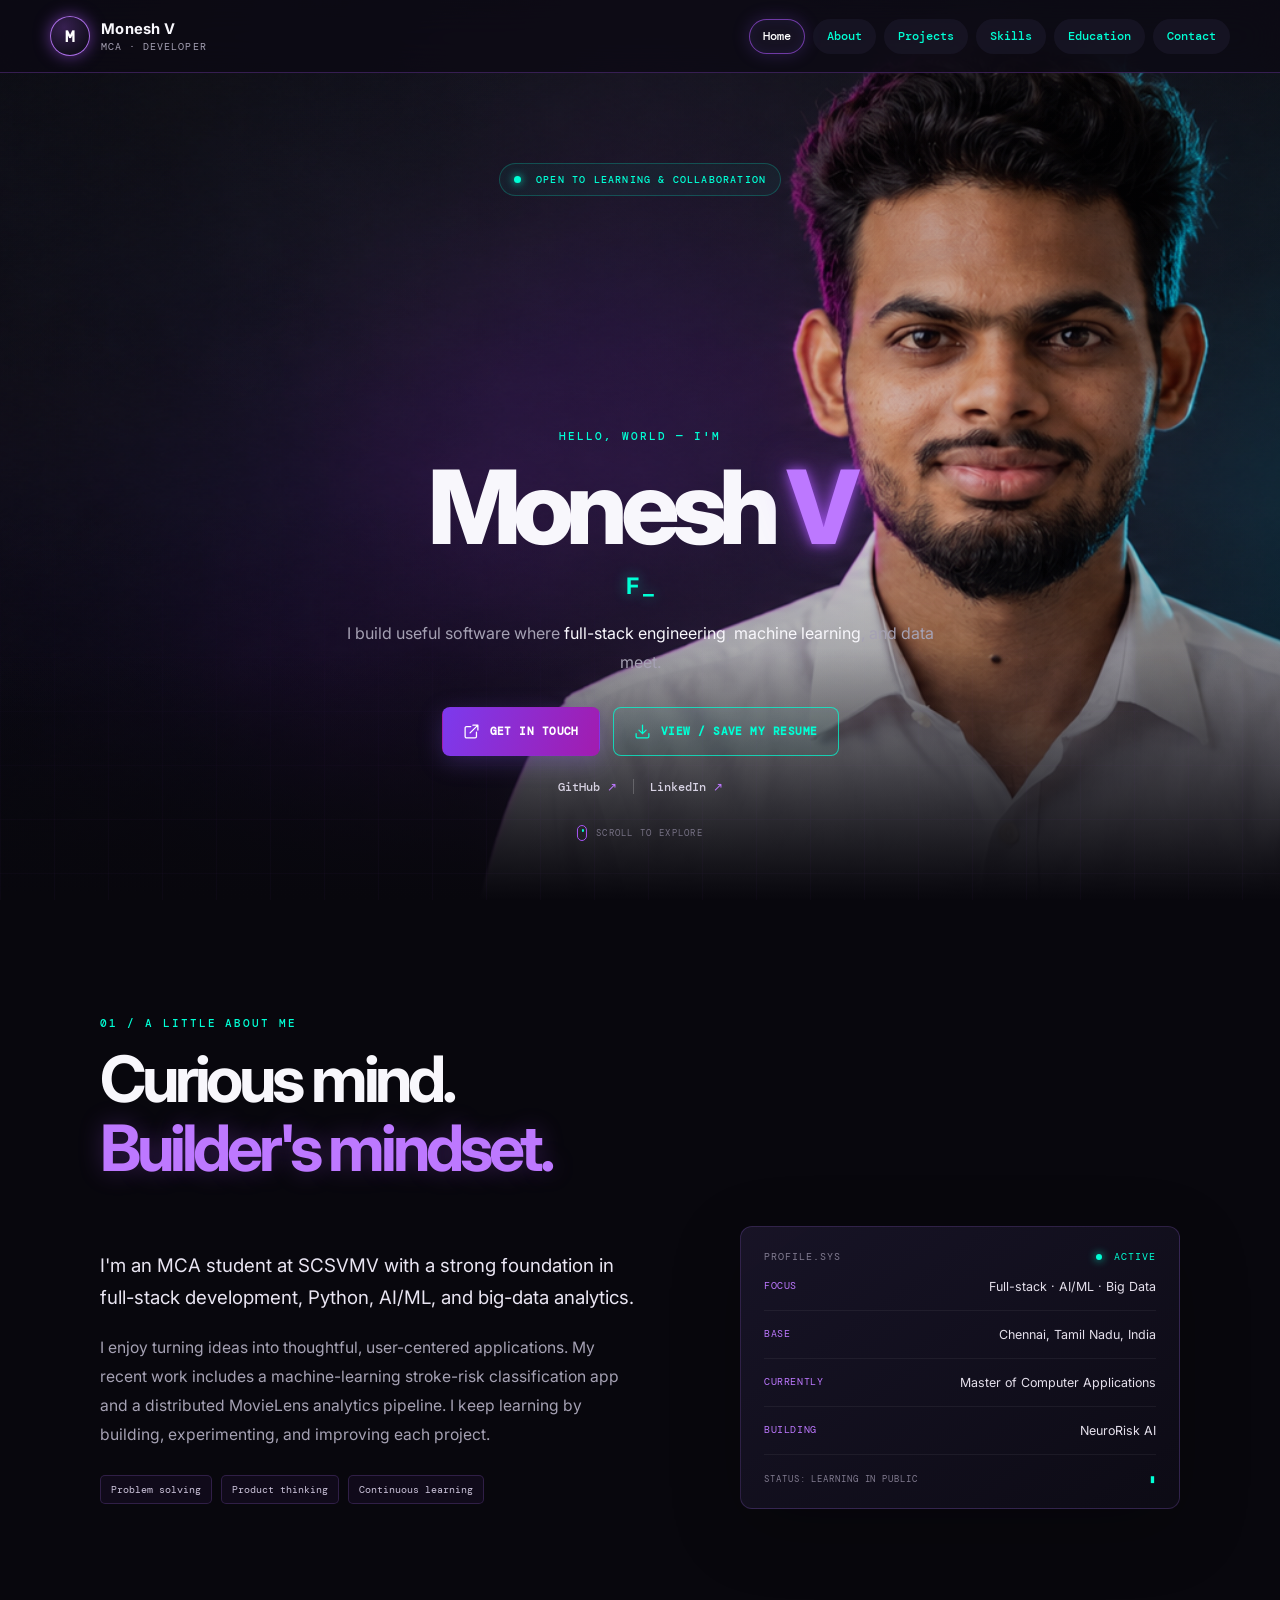
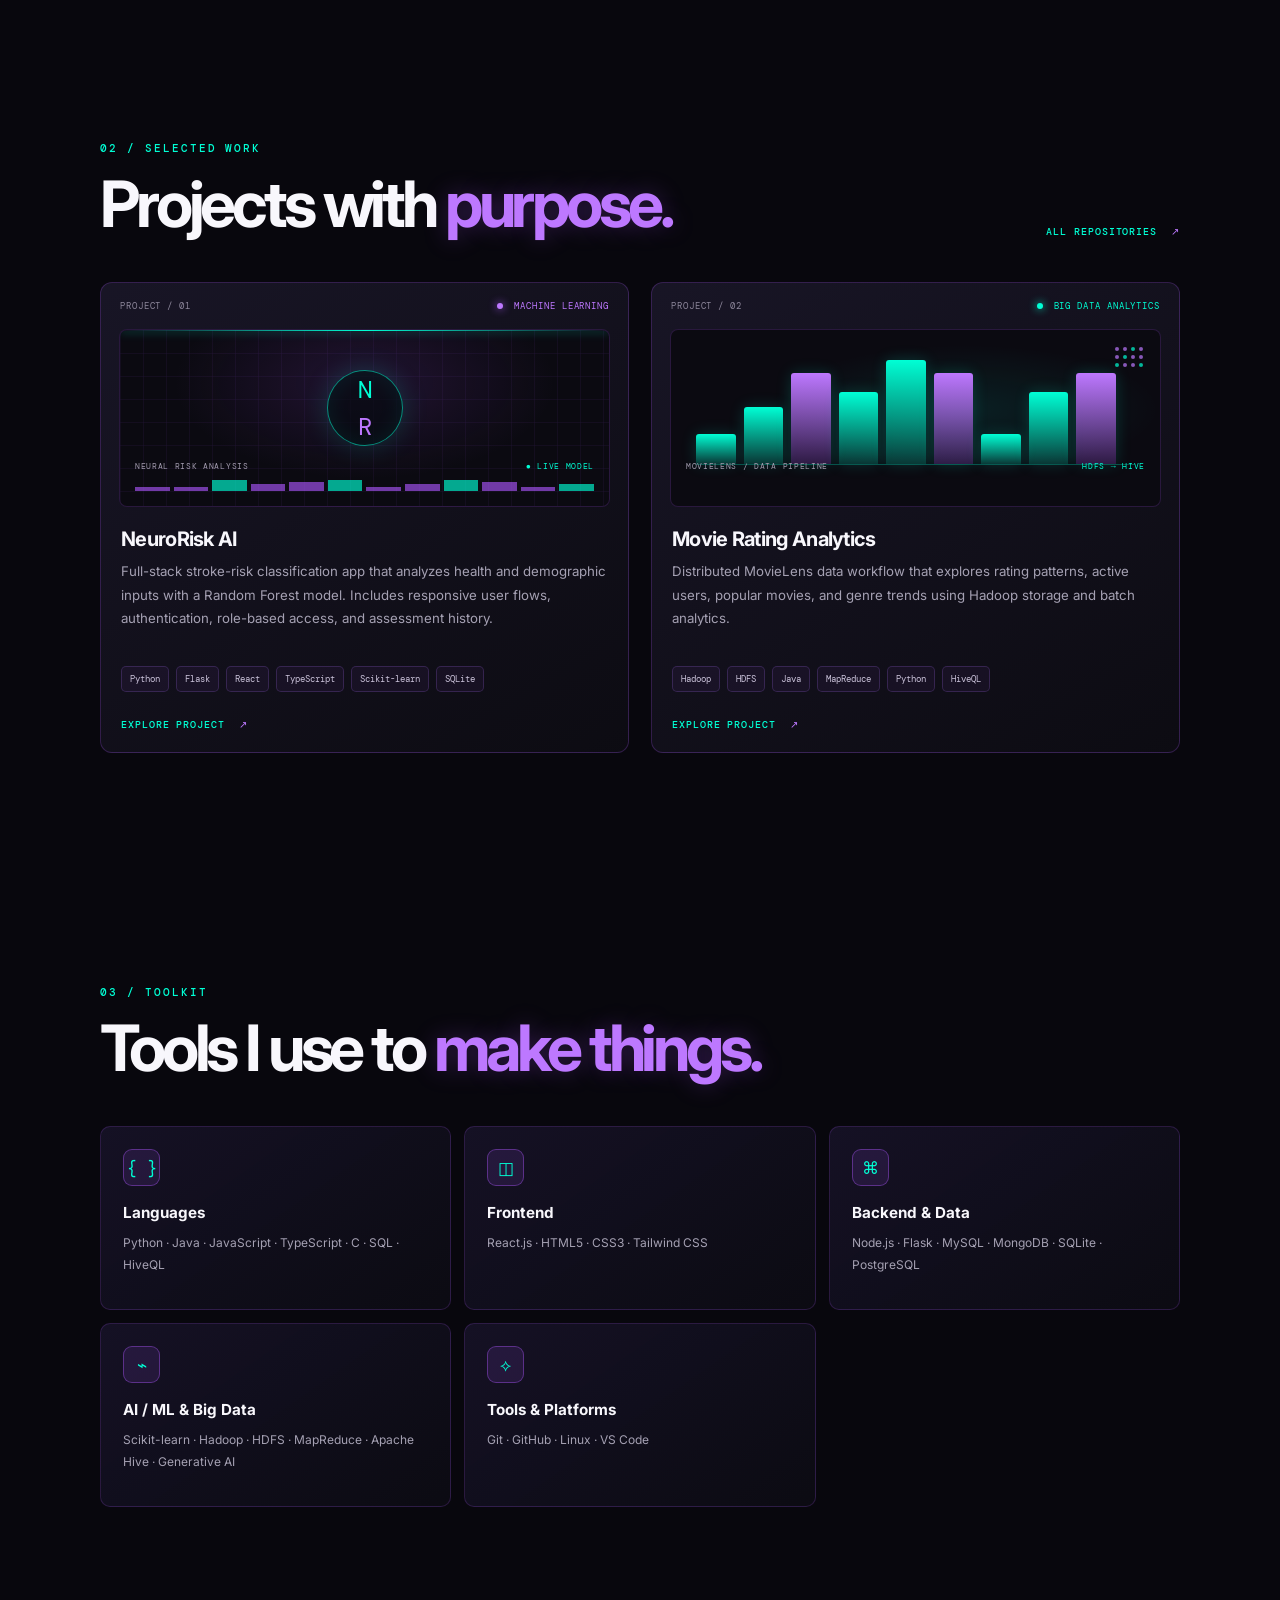
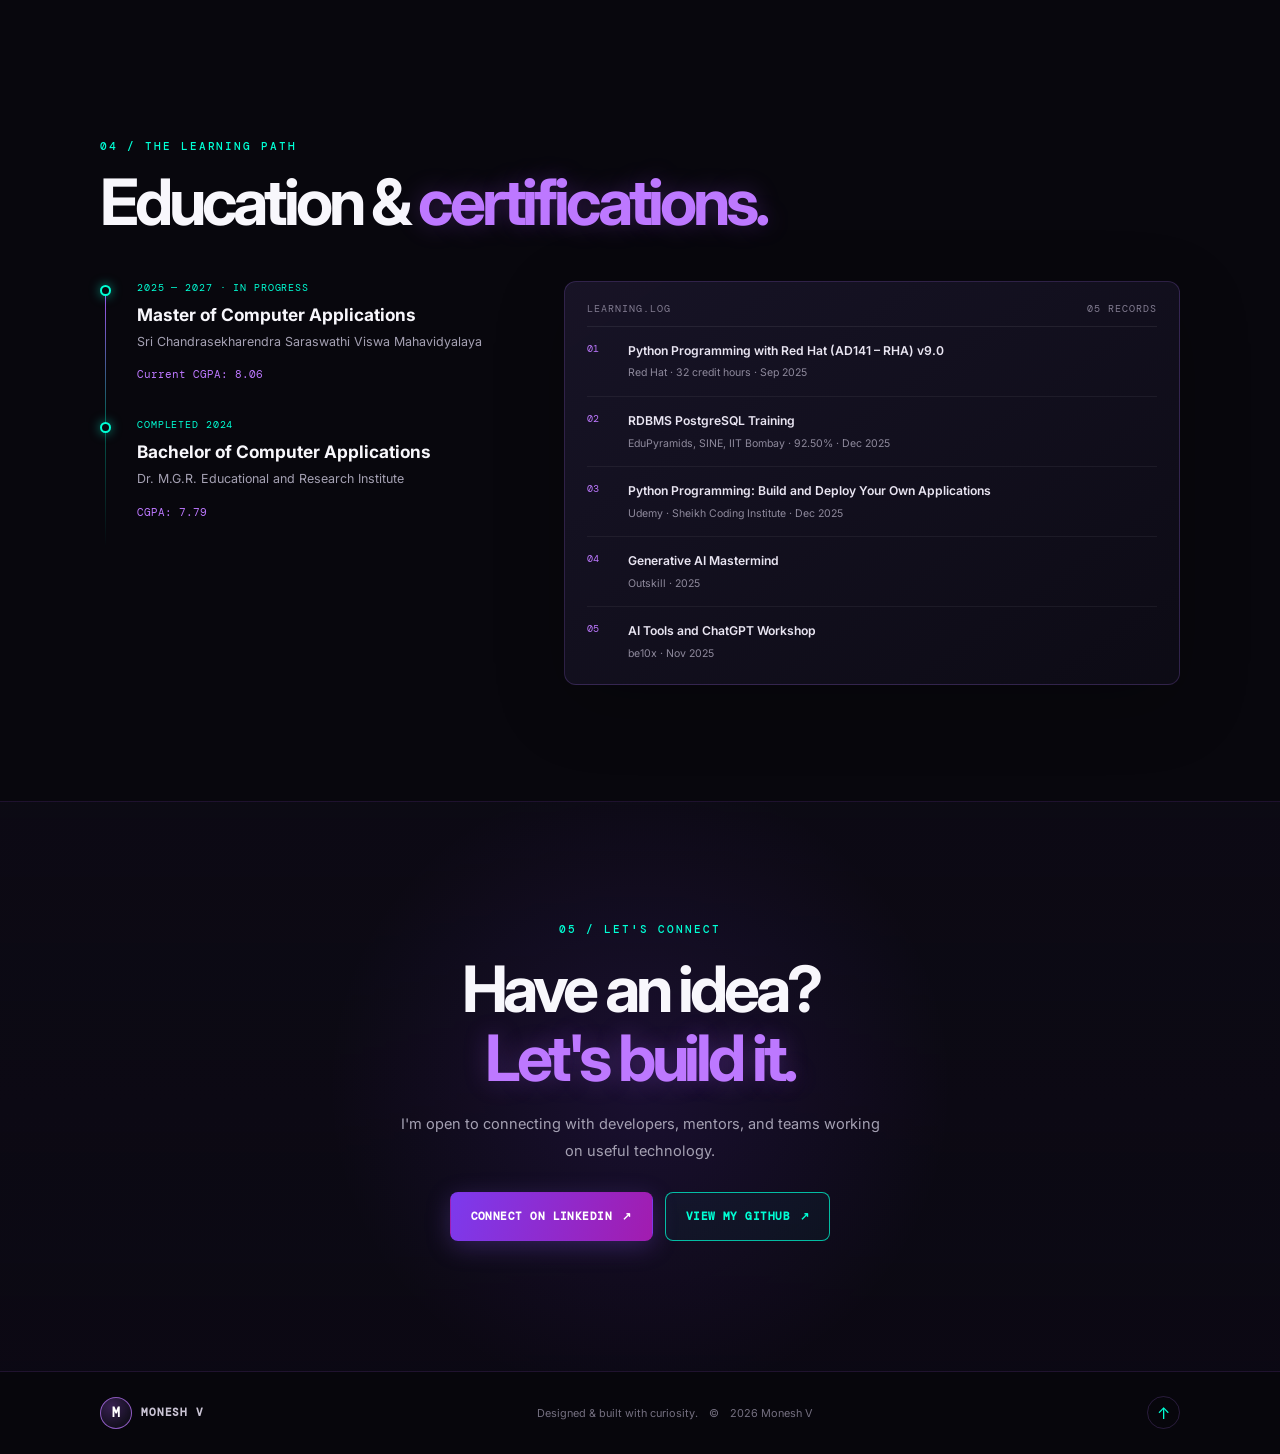
<file: index.html>
<!doctype html>
<html lang="en">
  <head>
    <meta charset="utf-8" />
    <meta name="viewport" content="width=device-width, initial-scale=1" />
    <meta name="theme-color" content="#08070d" />
    <meta name="description" content="Monesh V is an MCA student building full-stack applications, machine-learning projects, and big-data analytics solutions." />
    <meta property="og:title" content="Monesh V — MCA Student & Developer" />
    <meta property="og:description" content="Explore Monesh's projects in full-stack development, AI/ML, and big-data analytics." />
    <meta property="og:type" content="website" />
    <title>Monesh V — MCA Student & Developer</title>
    <link rel="icon" type="image/jpeg" href="profile-photo.jpeg" />
    <link rel="preconnect" href="https://fonts.googleapis.com" />
    <link rel="preconnect" href="https://fonts.gstatic.com" crossorigin />
    <link href="https://fonts.googleapis.com/css2?family=DM+Mono:wght@400;500&family=Inter:wght@400;500;600;700;800&display=swap" rel="stylesheet" />
    <link rel="stylesheet" href="style.css?v=hero-cover-20261031c" />
    <script src="script.js" defer></script>
  </head>
  <body>
    <a class="skip-link" href="#main">Skip to content</a>
    <canvas class="particle-canvas" aria-hidden="true"></canvas>

    <header class="site-header">
      <nav class="nav-shell" aria-label="Main navigation">
        <a class="brand" href="#home" aria-label="Monesh V home">
          <span class="brand-avatar" aria-hidden="true">M</span>
          <span class="brand-copy"><strong>Monesh V</strong><small>MCA · Developer</small></span>
        </a>
        <button class="menu-toggle" type="button" aria-expanded="false" aria-controls="primary-nav" aria-label="Open navigation menu">
          <span></span><span></span><span></span>
        </button>
        <div class="nav-links" id="primary-nav">
          <a class="nav-link is-active" href="#home">Home</a>
          <a class="nav-link" href="#about">About</a>
          <a class="nav-link" href="#projects">Projects</a>
          <a class="nav-link" href="#skills">Skills</a>
          <a class="nav-link" href="#education">Education</a>
          <a class="nav-link" href="#contact">Contact</a>
        </div>
      </nav>
    </header>

    <main id="main">
      <section class="hero section-anchor" id="home" aria-labelledby="hero-title">
        <div class="hero-photo-backdrop" aria-hidden="true"></div>
        <div class="hero-content">
          <div class="availability"><span class="status-dot"></span> OPEN TO LEARNING & COLLABORATION</div>
          <div class="avatar-wrap reveal" aria-hidden="true"></div>
          <p class="eyebrow reveal">HELLO, WORLD — I'M</p>
          <h1 class="hero-title reveal" id="hero-title">Monesh <span>V</span></h1>
          <p class="hero-role reveal"><span id="role-text">MCA Student</span><span class="type-caret" aria-hidden="true">_</span></p>
          <p class="hero-description reveal">I build useful software where <span>full-stack engineering</span>, <span>machine learning</span>, and data meet.</p>
          <div class="hero-actions reveal">
            <a class="button button-primary" href="#contact">
              <svg aria-hidden="true" viewBox="0 0 24 24"><path d="M14 3h7v7M10 14 21 3M19 13v6a2 2 0 0 1-2 2H5a2 2 0 0 1-2-2V7a2 2 0 0 1 2-2h6" /></svg>
              GET IN TOUCH
            </a>
            <a class="button button-secondary" href="resume.html" target="_blank" rel="noopener">
              <svg aria-hidden="true" viewBox="0 0 24 24"><path d="M21 15v4a2 2 0 0 1-2 2H5a2 2 0 0 1-2-2v-4M7 10l5 5 5-5M12 15V3" /></svg>
              VIEW / SAVE MY RESUME
            </a>
          </div>
          <div class="hero-socials reveal" aria-label="Social profiles">
            <a href="https://github.com/moneshram" target="_blank" rel="noopener noreferrer" aria-label="GitHub profile">GitHub <span>↗</span></a>
            <span class="social-divider" aria-hidden="true"></span>
            <a href="https://www.linkedin.com/in/monesh-v-5874381b1/" target="_blank" rel="noopener noreferrer" aria-label="LinkedIn profile">LinkedIn <span>↗</span></a>
          </div>
          <a class="scroll-cue" href="#about"><span aria-hidden="true"></span> SCROLL TO EXPLORE</a>
        </div>
        <div class="hero-grid" aria-hidden="true"></div>
      </section>

      <section class="section section-shell section-anchor" id="about" aria-labelledby="about-title">
        <div class="section-heading reveal"><p class="eyebrow">01 / A LITTLE ABOUT ME</p><h2 id="about-title">Curious mind.<br /><span>Builder's mindset.</span></h2></div>
        <div class="about-layout">
          <div class="about-copy reveal">
            <p class="lead">I'm an MCA student at SCSVMV with a strong foundation in full-stack development, Python, AI/ML, and big-data analytics.</p>
            <p>I enjoy turning ideas into thoughtful, user-centered applications. My recent work includes a machine-learning stroke-risk classification app and a distributed MovieLens analytics pipeline. I keep learning by building, experimenting, and improving each project.</p>
            <div class="about-tags"><span>Problem solving</span><span>Product thinking</span><span>Continuous learning</span></div>
          </div>
          <div class="about-panel reveal">
            <div class="panel-topline"><span>PROFILE.SYS</span><span class="panel-live"><i></i> ACTIVE</span></div>
            <div class="profile-row"><span class="profile-key">FOCUS</span><span>Full-stack · AI/ML · Big Data</span></div>
            <div class="profile-row"><span class="profile-key">BASE</span><span>Chennai, Tamil Nadu, India</span></div>
            <div class="profile-row"><span class="profile-key">CURRENTLY</span><span>Master of Computer Applications</span></div>
            <div class="profile-row"><span class="profile-key">BUILDING</span><span>NeuroRisk AI</span></div>
            <div class="panel-footer"><span>STATUS: LEARNING IN PUBLIC</span><span class="panel-cursor">▮</span></div>
          </div>
        </div>
      </section>

      <section class="section section-shell section-anchor" id="projects" aria-labelledby="projects-title">
        <div class="section-heading section-heading-row reveal"><div><p class="eyebrow">02 / SELECTED WORK</p><h2 id="projects-title">Projects with <span>purpose.</span></h2></div><a class="text-link" href="https://github.com/moneshram?tab=repositories" target="_blank" rel="noopener noreferrer">ALL REPOSITORIES <span>↗</span></a></div>
        <div class="project-grid">
          <article class="project-card project-card-featured reveal">
            <div class="project-top"><span class="project-index">PROJECT / 01</span><span class="project-status"><i></i> MACHINE LEARNING</span></div>
            <div class="project-visual visual-neuro" aria-hidden="true"><div class="scan-line"></div><div class="brain-mark">N<span>R</span></div><div class="visual-label">NEURAL RISK ANALYSIS <span>● LIVE MODEL</span></div><div class="visual-bars"><i></i><i></i><i></i><i></i><i></i><i></i><i></i><i></i><i></i><i></i><i></i><i></i></div></div>
            <div class="project-content"><h3>NeuroRisk AI</h3><p>Full-stack stroke-risk classification app that analyzes health and demographic inputs with a Random Forest model. Includes responsive user flows, authentication, role-based access, and assessment history.</p><div class="tech-list"><span>Python</span><span>Flask</span><span>React</span><span>TypeScript</span><span>Scikit-learn</span><span>SQLite</span></div><a class="project-link" href="https://github.com/moneshram/NeuroRisk-AI" target="_blank" rel="noopener noreferrer">EXPLORE PROJECT <span>↗</span></a></div>
          </article>
          <article class="project-card reveal">
            <div class="project-top"><span class="project-index">PROJECT / 02</span><span class="project-status status-cyan"><i></i> BIG DATA ANALYTICS</span></div>
            <div class="project-visual visual-movie" aria-hidden="true"><div class="movie-bars"><i></i><i></i><i></i><i></i><i></i><i></i><i></i><i></i><i></i></div><div class="visual-label">MOVIELENS / DATA PIPELINE <span>HDFS → HIVE</span></div><div class="movie-dots"><i></i><i></i><i></i><i></i><i></i><i></i><i></i><i></i><i></i><i></i><i></i><i></i></div></div>
            <div class="project-content"><h3>Movie Rating Analytics</h3><p>Distributed MovieLens data workflow that explores rating patterns, active users, popular movies, and genre trends using Hadoop storage and batch analytics.</p><div class="tech-list"><span>Hadoop</span><span>HDFS</span><span>Java</span><span>MapReduce</span><span>Python</span><span>HiveQL</span></div><a class="project-link" href="https://github.com/moneshram/movie-rating-analytics" target="_blank" rel="noopener noreferrer">EXPLORE PROJECT <span>↗</span></a></div>
          </article>
        </div>
      </section>

      <section class="section section-shell section-anchor" id="skills" aria-labelledby="skills-title">
        <div class="section-heading reveal"><p class="eyebrow">03 / TOOLKIT</p><h2 id="skills-title">Tools I use to <span>make things.</span></h2></div>
        <div class="skills-grid">
          <article class="skill-card reveal"><div class="skill-icon">{ }</div><h3>Languages</h3><p>Python · Java · JavaScript · TypeScript · C · SQL · HiveQL</p></article>
          <article class="skill-card reveal"><div class="skill-icon">◫</div><h3>Frontend</h3><p>React.js · HTML5 · CSS3 · Tailwind CSS</p></article>
          <article class="skill-card reveal"><div class="skill-icon">⌘</div><h3>Backend & Data</h3><p>Node.js · Flask · MySQL · MongoDB · SQLite · PostgreSQL</p></article>
          <article class="skill-card reveal"><div class="skill-icon">⌁</div><h3>AI / ML & Big Data</h3><p>Scikit-learn · Hadoop · HDFS · MapReduce · Apache Hive · Generative AI</p></article>
          <article class="skill-card reveal"><div class="skill-icon">⟡</div><h3>Tools & Platforms</h3><p>Git · GitHub · Linux · VS Code</p></article>
        </div>
      </section>

      <section class="section section-shell section-anchor" id="education" aria-labelledby="education-title">
        <div class="section-heading reveal"><p class="eyebrow">04 / THE LEARNING PATH</p><h2 id="education-title">Education & <span>certifications.</span></h2></div>
        <div class="education-layout">
          <div class="timeline">
            <article class="timeline-item reveal"><span class="timeline-marker"></span><div class="timeline-date">2025 — 2027 · IN PROGRESS</div><h3>Master of Computer Applications</h3><p>Sri Chandrasekharendra Saraswathi Viswa Mahavidyalaya</p><span class="timeline-score">Current CGPA: 8.06</span></article>
            <article class="timeline-item reveal"><span class="timeline-marker"></span><div class="timeline-date">COMPLETED 2024</div><h3>Bachelor of Computer Applications</h3><p>Dr. M.G.R. Educational and Research Institute</p><span class="timeline-score">CGPA: 7.79</span></article>
          </div>
          <div class="cert-panel reveal"><div class="panel-topline"><span>LEARNING.LOG</span><span>05 RECORDS</span></div>
            <div class="cert-item"><span class="cert-mark">01</span><div><strong>Python Programming with Red Hat (AD141 – RHA) v9.0</strong><small>Red Hat · 32 credit hours · Sep 2025</small></div></div>
            <div class="cert-item"><span class="cert-mark">02</span><div><strong>RDBMS PostgreSQL Training</strong><small>EduPyramids, SINE, IIT Bombay · 92.50% · Dec 2025</small></div></div>
            <div class="cert-item"><span class="cert-mark">03</span><div><strong>Python Programming: Build and Deploy Your Own Applications</strong><small>Udemy · Sheikh Coding Institute · Dec 2025</small></div></div>
            <div class="cert-item"><span class="cert-mark">04</span><div><strong>Generative AI Mastermind</strong><small>Outskill · 2025</small></div></div>
            <div class="cert-item"><span class="cert-mark">05</span><div><strong>AI Tools and ChatGPT Workshop</strong><small>be10x · Nov 2025</small></div></div>
          </div>
        </div>
      </section>

      <section class="contact-section section-anchor" id="contact" aria-labelledby="contact-title">
        <div class="contact-glow" aria-hidden="true"></div>
        <div class="section-shell contact-content reveal"><p class="eyebrow">05 / LET'S CONNECT</p><h2 id="contact-title">Have an idea?<br /><span>Let's build it.</span></h2><p>I'm open to connecting with developers, mentors, and teams working on useful technology.</p><div class="contact-actions"><a class="button button-primary" href="https://www.linkedin.com/in/monesh-v-5874381b1/" target="_blank" rel="noopener noreferrer">CONNECT ON LINKEDIN <span>↗</span></a><a class="button button-secondary" href="https://github.com/moneshram" target="_blank" rel="noopener noreferrer">VIEW MY GITHUB <span>↗</span></a></div></div>
      </section>
    </main>

    <footer class="site-footer"><div class="section-shell footer-inner"><a class="footer-brand" href="#home"><span class="footer-avatar" aria-hidden="true">M</span> MONESH V</a><p>Designed & built with curiosity. <span>© <span id="year">2026</span> Monesh V</span></p><a class="back-top" href="#home" aria-label="Back to top">↑</a></div></footer>
  </body>
</html>
</file>
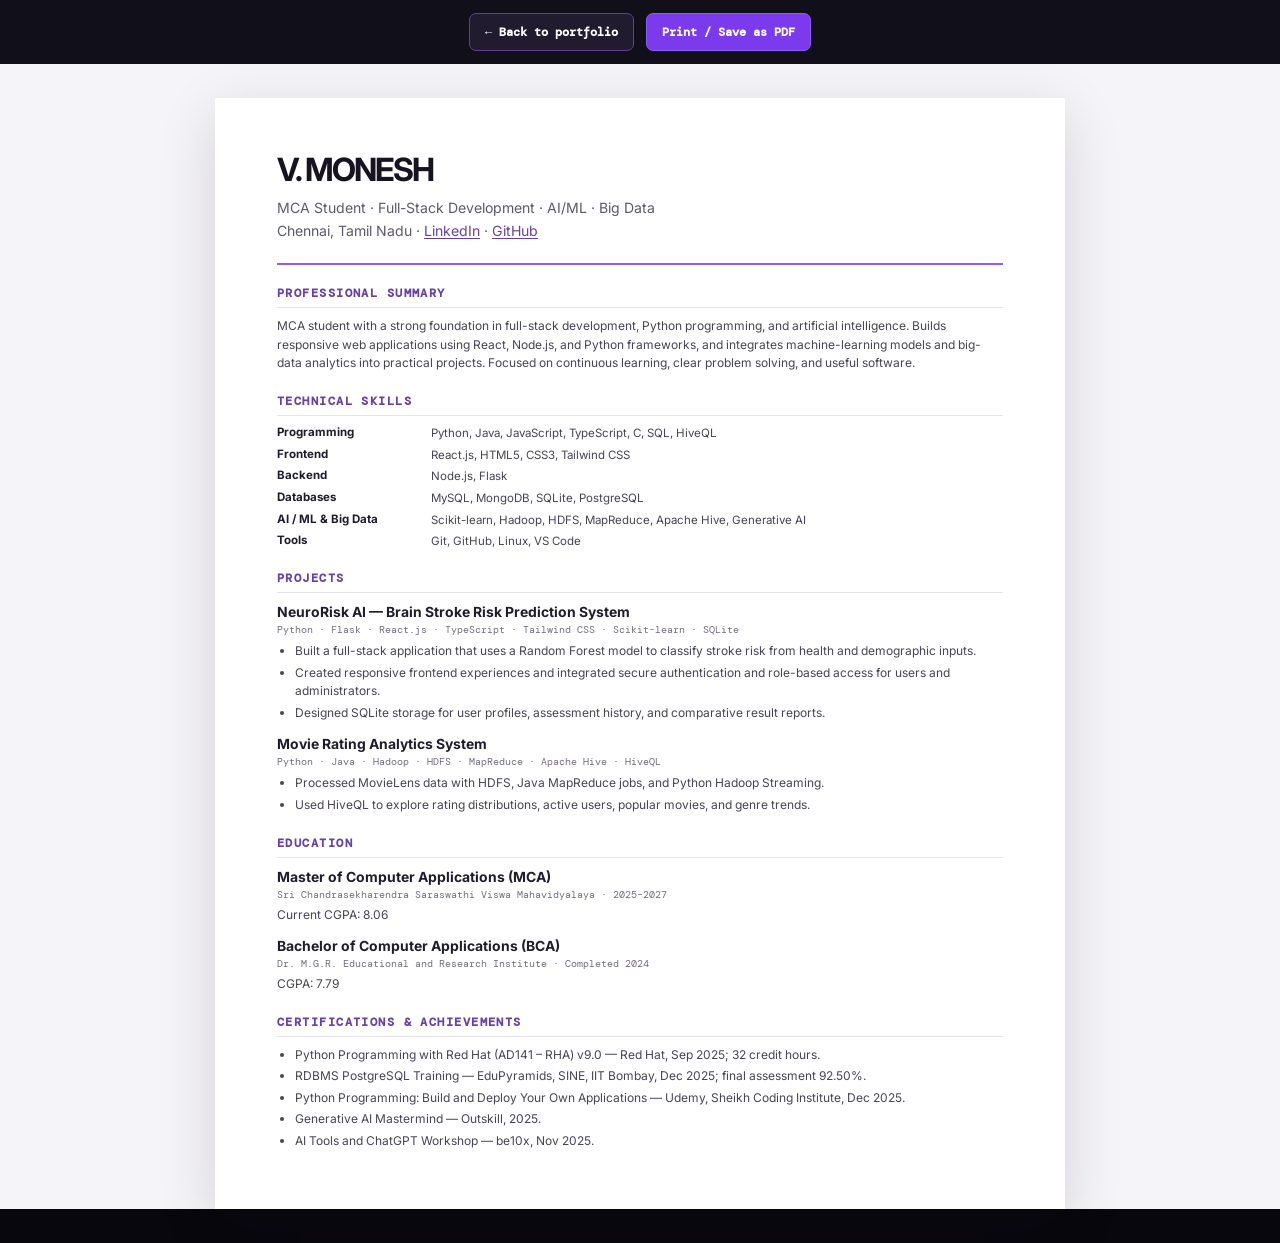
<file: resume.html>
<!doctype html>
<html lang="en">
  <head>
    <meta charset="utf-8" />
    <meta name="viewport" content="width=device-width, initial-scale=1" />
    <meta name="theme-color" content="#08070d" />
    <meta name="description" content="Print-ready résumé for Monesh V, MCA student and software developer." />
    <title>Résumé — Monesh V</title>
    <link rel="preconnect" href="https://fonts.googleapis.com" />
    <link rel="preconnect" href="https://fonts.gstatic.com" crossorigin />
    <link href="https://fonts.googleapis.com/css2?family=DM+Mono:wght@400;500&family=Inter:wght@400;500;600;700;800&display=swap" rel="stylesheet" />
    <link rel="stylesheet" href="style.css" />
    <style>
      body { background: #f5f4f8; color: #211c2c; }
      .resume-toolbar { position: sticky; z-index: 2; top: 0; padding: 13px 20px; display: flex; justify-content: center; gap: 12px; background: #11101a; }
      .resume-toolbar a, .resume-toolbar button { padding: 10px 15px; border: 1px solid #61408f; border-radius: 7px; color: #fff; background: #211b30; cursor: pointer; font: 600 .75rem var(--mono); }
      .resume-toolbar button { border-color: #8b5cf6; background: #7c3aed; }
      .resume-page { width: min(850px, calc(100% - 34px)); margin: 34px auto; padding: 52px 62px; background: #fff; box-shadow: 0 16px 55px rgba(21,16,32,.14); }
      .resume-head { padding-bottom: 21px; border-bottom: 2px solid #8b5cf6; }
      .resume-head h1 { margin: 0; color: #171321; font-size: 2rem; letter-spacing: -.06em; }
      .resume-head p { margin: 8px 0 0; color: #5f5969; font-size: .88rem; line-height: 1.6; }
      .resume-head a { color: #6840a6; text-decoration: underline; text-underline-offset: 2px; }
      .resume-section { margin-top: 20px; }
      .resume-section h2 { margin: 0 0 9px; padding-bottom: 6px; border-bottom: 1px solid #e7e1ef; color: #6840a6; font: 600 .75rem var(--mono); letter-spacing: .12em; text-transform: uppercase; }
      .resume-section p, .resume-section li { color: #494452; font-size: .75rem; line-height: 1.55; }
      .resume-section p { margin: 5px 0; }
      .resume-section ul { margin: 6px 0; padding-left: 18px; }
      .resume-section li { margin: 3px 0; }
      .resume-item { margin: 11px 0 14px; }
      .resume-item h3 { margin: 0; color: #211c2c; font-size: .87rem; }
      .resume-item .resume-meta { margin: 3px 0 5px; color: #746d7e; font: .65rem var(--mono); }
      .resume-skills { display: grid; grid-template-columns: 142px 1fr; gap: 5px 12px; }
      .resume-skills strong { color: #211c2c; font-size: .72rem; }
      .resume-skills span { color: #494452; font-size: .72rem; line-height: 1.45; }
      @media (max-width: 640px) { .resume-page { margin: 18px auto; padding: 28px 23px; } .resume-skills { grid-template-columns: 1fr; gap: 2px; } .resume-skills span { margin-bottom: 6px; } }
      @media print {
        @page { size: A4; margin: 14mm 15mm; }
        body { background: #fff; }
        .resume-toolbar { display: none; }
        .resume-page { width: auto; margin: 0; padding: 0; box-shadow: none; }
        .resume-section { break-inside: avoid; }
        .resume-head a { color: #211c2c; }
      }
    </style>
  </head>
  <body>
    <div class="resume-toolbar"><a href="index.html">← Back to portfolio</a><button type="button" onclick="window.print()">Print / Save as PDF</button></div>
    <main class="resume-page">
      <header class="resume-head">
        <h1>V. MONESH</h1>
        <p>MCA Student · Full-Stack Development · AI/ML · Big Data<br />Chennai, Tamil Nadu · <a href="https://www.linkedin.com/in/monesh-v-5874381b1/">LinkedIn</a> · <a href="https://github.com/moneshram">GitHub</a></p>
      </header>
      <section class="resume-section"><h2>Professional Summary</h2><p>MCA student with a strong foundation in full-stack development, Python programming, and artificial intelligence. Builds responsive web applications using React, Node.js, and Python frameworks, and integrates machine-learning models and big-data analytics into practical projects. Focused on continuous learning, clear problem solving, and useful software.</p></section>
      <section class="resume-section"><h2>Technical Skills</h2><div class="resume-skills">
        <strong>Programming</strong><span>Python, Java, JavaScript, TypeScript, C, SQL, HiveQL</span>
        <strong>Frontend</strong><span>React.js, HTML5, CSS3, Tailwind CSS</span>
        <strong>Backend</strong><span>Node.js, Flask</span>
        <strong>Databases</strong><span>MySQL, MongoDB, SQLite, PostgreSQL</span>
        <strong>AI / ML & Big Data</strong><span>Scikit-learn, Hadoop, HDFS, MapReduce, Apache Hive, Generative AI</span>
        <strong>Tools</strong><span>Git, GitHub, Linux, VS Code</span>
      </div></section>
      <section class="resume-section"><h2>Projects</h2>
        <article class="resume-item"><h3>NeuroRisk AI — Brain Stroke Risk Prediction System</h3><p class="resume-meta">Python · Flask · React.js · TypeScript · Tailwind CSS · Scikit-learn · SQLite</p><ul><li>Built a full-stack application that uses a Random Forest model to classify stroke risk from health and demographic inputs.</li><li>Created responsive frontend experiences and integrated secure authentication and role-based access for users and administrators.</li><li>Designed SQLite storage for user profiles, assessment history, and comparative result reports.</li></ul></article>
        <article class="resume-item"><h3>Movie Rating Analytics System</h3><p class="resume-meta">Python · Java · Hadoop · HDFS · MapReduce · Apache Hive · HiveQL</p><ul><li>Processed MovieLens data with HDFS, Java MapReduce jobs, and Python Hadoop Streaming.</li><li>Used HiveQL to explore rating distributions, active users, popular movies, and genre trends.</li></ul></article>
      </section>
      <section class="resume-section"><h2>Education</h2>
        <article class="resume-item"><h3>Master of Computer Applications (MCA)</h3><p class="resume-meta">Sri Chandrasekharendra Saraswathi Viswa Mahavidyalaya · 2025–2027</p><p>Current CGPA: 8.06</p></article>
        <article class="resume-item"><h3>Bachelor of Computer Applications (BCA)</h3><p class="resume-meta">Dr. M.G.R. Educational and Research Institute · Completed 2024</p><p>CGPA: 7.79</p></article>
      </section>
      <section class="resume-section"><h2>Certifications & Achievements</h2><ul><li>Python Programming with Red Hat (AD141 – RHA) v9.0 — Red Hat, Sep 2025; 32 credit hours.</li><li>RDBMS PostgreSQL Training — EduPyramids, SINE, IIT Bombay, Dec 2025; final assessment 92.50%.</li><li>Python Programming: Build and Deploy Your Own Applications — Udemy, Sheikh Coding Institute, Dec 2025.</li><li>Generative AI Mastermind — Outskill, 2025.</li><li>AI Tools and ChatGPT Workshop — be10x, Nov 2025.</li></ul></section>
    </main>
  </body>
</html>
</file>
<file: style.css>
:root {
  color-scheme: dark;
  --bg: #08070d;
  --bg-soft: #0e0c16;
  --panel: #12101d;
  --panel-2: #181526;
  --purple: #a855f7;
  --purple-bright: #bd78ff;
  --cyan: #00ffd5;
  --text: #f8f7fc;
  --muted: #a5a1b3;
  --line: rgba(173, 117, 255, .2);
  --font: "Inter", system-ui, sans-serif;
  --mono: "DM Mono", monospace;
  font-family: var(--font);
  background: var(--bg);
  color: var(--text);
  scroll-behavior: smooth;
  scroll-padding-top: 90px;
}

* { box-sizing: border-box; }
body { margin: 0; min-width: 320px; overflow-x: hidden; background: var(--bg); color: var(--text); }
body::selection { background: var(--purple); color: white; }
a { color: inherit; text-decoration: none; }
button, a { -webkit-tap-highlight-color: transparent; }
button { font: inherit; }
svg { display: block; }
.skip-link { position: fixed; z-index: 1000; top: 8px; left: 8px; padding: 10px 14px; border-radius: 8px; background: var(--cyan); color: #06120f; transform: translateY(-150%); }
.skip-link:focus { transform: translateY(0); }
.particle-canvas { position: fixed; inset: 0; z-index: 0; width: 100%; height: 100%; pointer-events: none; opacity: .62; }
.site-header, main, .site-footer { position: relative; z-index: 1; }
.site-header { position: fixed; z-index: 20; inset: 0 0 auto; border-bottom: 1px solid rgba(168, 85, 247, .27); background: rgba(12, 10, 20, .78); backdrop-filter: blur(18px); -webkit-backdrop-filter: blur(18px); }
.nav-shell { width: min(1180px, calc(100% - 48px)); min-height: 72px; margin: 0 auto; display: flex; align-items: center; justify-content: space-between; gap: 24px; }
.brand { display: inline-flex; align-items: center; gap: 11px; flex: 0 0 auto; }
.brand-avatar { width: 40px; height: 40px; border: 1px solid rgba(189,120,255,.86); border-radius: 50%; display: grid; place-items: center; color: #fff; background: radial-gradient(circle at 35% 28%, #372051, #130f1e 72%); box-shadow: 0 0 16px rgba(168,85,247,.55); font: 700 1rem var(--mono); }
.brand-copy { display: grid; gap: 2px; }
.brand-copy strong { font-size: .92rem; letter-spacing: .02em; }
.brand-copy small { color: var(--muted); font: .65rem var(--mono); letter-spacing: .1em; text-transform: uppercase; }
.nav-links { display: flex; align-items: center; justify-content: flex-end; gap: 8px; }
.nav-link { padding: 9px 13px; border: 1px solid transparent; border-radius: 999px; color: var(--cyan); background: rgba(25, 22, 39, .78); font: 500 .72rem var(--mono); transition: color .22s ease, border-color .22s ease, box-shadow .22s ease, transform .22s ease; }
.nav-link:hover, .nav-link:focus-visible, .nav-link.is-active { border-color: rgba(168, 85, 247, .62); color: #fff; box-shadow: 0 0 18px rgba(139, 92, 246, .22), inset 0 0 12px rgba(139, 92, 246, .08); outline: none; }
.nav-link:hover { transform: translateY(-1px); }
.menu-toggle { display: none; }

.hero { position: relative; min-height: max(760px, 100svh); padding: 120px 24px 62px; display: grid; place-items: center; overflow: hidden; isolation: isolate; background: radial-gradient(ellipse at 50% 47%, rgba(60, 25, 94, .22), transparent 47%), linear-gradient(180deg, #08070d 0%, #060509 100%); }
.hero-photo-backdrop { position: absolute; z-index: -2; inset: 0; pointer-events: none; background-image: linear-gradient(90deg, rgba(8,7,13,.08), rgba(8,7,13,.16)), linear-gradient(0deg, rgba(8,7,13,.55) 0%, transparent 45%, rgba(8,7,13,.12) 100%), url("hero-cover.png"); background-position: center, center, 66% center; background-size: cover, cover, cover; background-repeat: no-repeat; opacity: .98; }
.hero::before { content: ""; position: absolute; inset: auto 0 0; z-index: -1; height: 28%; background: linear-gradient(transparent, var(--bg)); }
.hero-content { position: relative; z-index: 2; width: min(780px, 100%); margin: auto; text-align: center; }
.availability { width: fit-content; margin: 0 auto 27px; padding: 9px 14px; border: 1px solid rgba(0, 255, 213, .22); border-radius: 99px; color: var(--cyan); background: rgba(0, 255, 213, .045); font: 500 .62rem var(--mono); letter-spacing: .12em; }
.status-dot, .project-status i, .panel-live i { display: inline-block; width: 7px; height: 7px; margin-right: 8px; border-radius: 50%; background: var(--cyan); box-shadow: 0 0 9px var(--cyan); animation: blink 1.7s ease-in-out infinite; }
.avatar-wrap { position: relative; width: 184px; height: 184px; margin: 0 auto 22px; display: grid; place-items: center; }
.eyebrow { margin: 0 0 14px; color: var(--cyan); font: 500 .68rem var(--mono); letter-spacing: .18em; }
.hero-title { margin: 0; font-size: clamp(3.3rem, 8vw, 6.4rem); line-height: .98; letter-spacing: -.075em; font-weight: 800; }
.hero-title span { color: var(--purple-bright); text-shadow: 0 0 12px rgba(168, 85, 247, .9), 0 0 34px rgba(168, 85, 247, .53); }
.hero-role { min-height: 36px; margin: 15px 0 11px; color: var(--cyan); font-size: clamp(1.1rem, 3vw, 1.42rem); font-weight: 700; letter-spacing: .015em; text-shadow: 0 0 14px rgba(0, 255, 213, .45); }
.type-caret { display: inline-block; margin-left: 4px; animation: caret-blink .85s steps(2, start) infinite; }
.hero-description { max-width: 590px; margin: 0 auto; color: var(--muted); font-size: 1rem; line-height: 1.8; }
.hero-description span { color: var(--text); }
.hero-actions { margin: 30px auto 0; display: flex; justify-content: center; gap: 13px; }
.button { min-height: 49px; padding: 0 20px; border: 1px solid transparent; border-radius: 8px; display: inline-flex; align-items: center; justify-content: center; gap: 10px; font: 600 .71rem var(--mono); letter-spacing: .04em; transition: transform .2s ease, box-shadow .2s ease, background .2s ease, color .2s ease; }
.button svg { width: 17px; height: 17px; fill: none; stroke: currentColor; stroke-linecap: round; stroke-linejoin: round; stroke-width: 1.8; }
.button:hover, .button:focus-visible { transform: translateY(-3px) scale(1.025); outline: none; }
.button-primary { color: #fff; background: linear-gradient(110deg, #7c3aed, #a21caf); box-shadow: 0 6px 24px rgba(139, 92, 246, .26); }
.button-primary:hover, .button-primary:focus-visible { box-shadow: 0 8px 32px rgba(168, 85, 247, .54); }
.button-secondary { border-color: rgba(0, 255, 213, .72); color: var(--cyan); background: rgba(0, 255, 213, .035); }
.button-secondary:hover, .button-secondary:focus-visible { box-shadow: 0 0 24px rgba(0, 255, 213, .2); background: rgba(0, 255, 213, .08); }
.hero-socials { margin: 23px auto 0; display: flex; align-items: center; justify-content: center; gap: 16px; color: #d7d2e3; font: 500 .74rem var(--mono); }
.hero-socials a:hover { color: var(--cyan); }
.hero-socials a span { color: var(--purple-bright); }
.social-divider { height: 15px; border-left: 1px solid rgba(255,255,255,.2); }
.scroll-cue { position: absolute; top: calc(100% + 30px); left: 50%; display: flex; align-items: center; gap: 9px; color: #777285; white-space: nowrap; font: .58rem var(--mono); letter-spacing: .14em; transform: translateX(-50%); }
.scroll-cue span { width: 10px; height: 16px; border: 1px solid var(--purple); border-radius: 8px; position: relative; }
.scroll-cue span::after { content: ""; position: absolute; top: 3px; left: 4px; width: 2px; height: 3px; border-radius: 2px; background: var(--cyan); animation: scroll-dot 1.3s ease-in-out infinite; }
.hero-grid { position: absolute; z-index: -1; inset: 55% 0 0; opacity: .13; background-image: linear-gradient(rgba(168,85,247,.24) 1px, transparent 1px), linear-gradient(90deg, rgba(168,85,247,.24) 1px, transparent 1px); background-size: 54px 54px; mask-image: linear-gradient(transparent, black); }

.section { padding-top: 116px; padding-bottom: 116px; }
.section-shell { width: min(1080px, calc(100% - 48px)); margin-inline: auto; }
.section-heading { margin-bottom: 44px; }
.section-heading h2, .contact-content h2 { margin: 0; font-size: clamp(2.3rem, 5vw, 4.25rem); line-height: 1.08; letter-spacing: -.065em; }
.section-heading h2 span, .contact-content h2 span { color: var(--purple-bright); text-shadow: 0 0 25px rgba(168, 85, 247, .28); }
.about-layout { display: grid; grid-template-columns: 1.1fr .9fr; gap: clamp(36px, 8vw, 108px); align-items: center; }
.about-copy p { color: var(--muted); font-size: .98rem; line-height: 1.85; }
.about-copy .lead { color: #e9e5f2; font-size: 1.17rem; line-height: 1.7; }
.about-tags { display: flex; flex-wrap: wrap; gap: 9px; margin-top: 26px; }
.about-tags span, .tech-list span { padding: 7px 10px; border: 1px solid var(--line); border-radius: 5px; color: #ccc4db; background: rgba(168, 85, 247, .055); font: .65rem var(--mono); }
.about-panel, .cert-panel { padding: 23px; border: 1px solid var(--line); border-radius: 12px; background: linear-gradient(145deg, rgba(26, 22, 42, .88), rgba(14, 12, 22, .9)); box-shadow: 0 20px 70px rgba(0,0,0,.23); }
.panel-topline, .panel-footer { display: flex; align-items: center; justify-content: space-between; gap: 12px; color: #827c91; font: .61rem var(--mono); letter-spacing: .1em; }
.panel-live { color: var(--cyan); }
.panel-live i { width: 6px; height: 6px; margin-right: 5px; }
.profile-row { display: flex; justify-content: space-between; gap: 14px; padding: 16px 0; border-bottom: 1px solid rgba(255,255,255,.055); color: #e4dfeb; font-size: .78rem; }
.profile-key { color: var(--purple-bright); font: .63rem var(--mono); letter-spacing: .06em; }
.panel-footer { padding-top: 18px; font-size: .57rem; }
.panel-cursor { color: var(--cyan); animation: caret-blink .85s steps(2, start) infinite; }

.section-heading-row { display: flex; align-items: end; justify-content: space-between; gap: 20px; }
.text-link, .project-link { color: var(--cyan); font: 500 .65rem var(--mono); letter-spacing: .09em; }
.text-link span, .project-link span { margin-left: 7px; color: var(--purple-bright); }
.text-link:hover, .project-link:hover { color: white; }
.project-grid { display: grid; grid-template-columns: repeat(2, minmax(0, 1fr)); gap: 22px; }
.project-card { overflow: hidden; border: 1px solid rgba(168, 85, 247, .24); border-radius: 12px; background: linear-gradient(150deg, rgba(25, 22, 39, .96), rgba(13, 12, 19, .96)); transition: border-color .25s ease, transform .25s ease, box-shadow .25s ease; }
.project-card:hover { transform: translateY(-5px); border-color: rgba(0,255,213,.48); box-shadow: 0 18px 45px rgba(0,0,0,.28), 0 0 24px rgba(139,92,246,.1); }
.project-top { padding: 17px 19px 0; display: flex; justify-content: space-between; gap: 10px; color: #8d879b; font: .57rem var(--mono); letter-spacing: .1em; }
.project-status { color: var(--purple-bright); }
.project-status i { width: 6px; height: 6px; margin-right: 5px; background: var(--purple-bright); box-shadow: 0 0 8px var(--purple); }
.project-status.status-cyan { color: var(--cyan); }
.project-status.status-cyan i { background: var(--cyan); box-shadow: 0 0 8px var(--cyan); }
.project-visual { height: 178px; position: relative; overflow: hidden; margin: 17px 18px 0; border: 1px solid rgba(168,85,247,.19); border-radius: 8px; background: radial-gradient(ellipse at 50% 30%, rgba(117,50,170,.21), transparent 55%), #0b0a11; }
.visual-neuro::before { content: ""; position: absolute; inset: 0; opacity: .17; background-image: linear-gradient(rgba(168,85,247,.36) 1px, transparent 1px), linear-gradient(90deg, rgba(168,85,247,.36) 1px, transparent 1px); background-size: 23px 23px; }
.brain-mark { position: absolute; top: 40px; left: 50%; width: 76px; height: 76px; display: grid; place-items: center; border: 1px solid rgba(0,255,213,.54); border-radius: 50%; color: var(--cyan); background: rgba(7,10,17,.7); box-shadow: 0 0 28px rgba(0,255,213,.16), inset 0 0 22px rgba(0,255,213,.08); font: 1.5rem var(--mono); transform: translateX(-50%); }
.brain-mark span { color: var(--purple-bright); }
.scan-line { position: absolute; z-index: 1; top: 0; left: 0; right: 0; height: 1px; background: linear-gradient(90deg, transparent, var(--cyan), transparent); box-shadow: 0 0 10px var(--cyan); animation: scan 4s linear infinite; }
.visual-label { position: absolute; bottom: 34px; left: 15px; right: 15px; display: flex; justify-content: space-between; gap: 10px; color: #a39caf; font: .53rem var(--mono); letter-spacing: .08em; }
.visual-label span { color: var(--cyan); }
.visual-bars { position: absolute; bottom: 15px; left: 15px; right: 15px; height: 11px; display: flex; gap: 4px; align-items: end; }
.visual-bars i { flex: 1; height: 40%; background: var(--purple); opacity: .65; }
.visual-bars i:nth-child(3n) { height: 100%; background: var(--cyan); }
.visual-bars i:nth-child(4n) { height: 65%; }
.visual-bars i:nth-child(5n) { height: 82%; }
.visual-movie { background: radial-gradient(ellipse at 60% 45%, rgba(0,255,213,.09), transparent 47%), #0b0a11; }
.movie-bars { position: absolute; inset: 24px 25px 41px; display: flex; align-items: end; gap: 8px; border-bottom: 1px solid rgba(0,255,213,.27); }
.movie-bars i { width: 9%; height: 28%; border-radius: 3px 3px 0 0; background: linear-gradient(var(--cyan), rgba(0,255,213,.18)); box-shadow: 0 0 15px rgba(0,255,213,.17); }
.movie-bars i:nth-child(2n) { height: 52%; }
.movie-bars i:nth-child(3n) { height: 83%; background: linear-gradient(var(--purple-bright), rgba(168,85,247,.22)); }
.movie-bars i:nth-child(4n) { height: 66%; }
.movie-bars i:nth-child(5n) { height: 95%; }
.movie-dots { position: absolute; right: 17px; top: 17px; display: grid; grid-template-columns: repeat(4, 4px); gap: 4px; }
.movie-dots i { width: 4px; height: 4px; border-radius: 50%; background: var(--purple-bright); opacity: .7; }
.movie-dots i:nth-child(3n) { background: var(--cyan); }
.project-content { padding: 20px; }
.project-content h3 { margin: 0 0 9px; font-size: 1.25rem; letter-spacing: -.035em; }
.project-content p { min-height: 89px; margin: 0; color: var(--muted); font-size: .83rem; line-height: 1.75; }
.tech-list { display: flex; flex-wrap: wrap; gap: 7px; margin: 17px 0 20px; }
.tech-list span { padding: 6px 8px; font-size: .58rem; }

.skills-grid { display: grid; grid-template-columns: repeat(3, minmax(0, 1fr)); gap: 13px; }
.skill-card { min-height: 184px; padding: 22px; border: 1px solid rgba(168,85,247,.19); border-radius: 10px; background: linear-gradient(145deg, rgba(26,22,46,.72), rgba(13,12,20,.82)); transition: border-color .2s ease, transform .2s ease; }
.skill-card:hover { transform: translateY(-4px); border-color: rgba(0,255,213,.43); }
.skill-icon { width: 37px; height: 37px; margin-bottom: 17px; display: grid; place-items: center; border: 1px solid rgba(168,85,247,.42); border-radius: 9px; color: var(--cyan); background: rgba(168,85,247,.12); font: 1.05rem var(--mono); }
.skill-card h3 { margin: 0 0 10px; font-size: .95rem; }
.skill-card p { margin: 0; color: var(--muted); font-size: .75rem; line-height: 1.8; }

.education-layout { display: grid; grid-template-columns: .8fr 1.2fr; gap: 54px; align-items: start; }
.timeline { position: relative; padding-left: 22px; }
.timeline::before { content: ""; position: absolute; top: 5px; bottom: 8px; left: 5px; width: 1px; background: linear-gradient(var(--purple), rgba(0,255,213,.35), transparent); }
.timeline-item { position: relative; padding: 0 0 36px 15px; }
.timeline-marker { position: absolute; top: 4px; left: -22px; width: 11px; height: 11px; border: 2px solid var(--cyan); border-radius: 50%; background: var(--bg); box-shadow: 0 0 11px rgba(0,255,213,.56); }
.timeline-date { margin-bottom: 10px; color: var(--cyan); font: .61rem var(--mono); letter-spacing: .09em; }
.timeline-item h3 { margin: 0 0 7px; font-size: 1.08rem; }
.timeline-item p { margin: 0 0 10px; color: var(--muted); font-size: .78rem; line-height: 1.65; }
.timeline-score { color: var(--purple-bright); font: .66rem var(--mono); }
.cert-panel { padding: 20px 22px; }
.cert-panel .panel-topline { padding-bottom: 11px; border-bottom: 1px solid rgba(255,255,255,.07); }
.cert-item { display: grid; grid-template-columns: 29px 1fr; gap: 12px; padding: 15px 0; border-bottom: 1px solid rgba(255,255,255,.055); }
.cert-item:last-child { border-bottom: 0; padding-bottom: 3px; }
.cert-mark { color: var(--purple-bright); font: .65rem var(--mono); }
.cert-item strong { display: block; color: #e9e5f2; font-size: .76rem; font-weight: 600; line-height: 1.55; }
.cert-item small { display: block; margin-top: 5px; color: #8e899c; font-size: .66rem; line-height: 1.45; }

.contact-section { position: relative; padding: 120px 0 130px; overflow: hidden; border-top: 1px solid rgba(168,85,247,.12); border-bottom: 1px solid rgba(168,85,247,.12); background: linear-gradient(180deg, rgba(19,15,31,.42), rgba(13,10,22,.76)); }
.contact-content { position: relative; z-index: 1; text-align: center; }
.contact-content .eyebrow { margin-bottom: 18px; }
.contact-content > p:not(.eyebrow) { max-width: 500px; margin: 19px auto 28px; color: var(--muted); font-size: .91rem; line-height: 1.8; }
.contact-actions { display: flex; flex-wrap: wrap; justify-content: center; gap: 12px; }
.contact-glow { position: absolute; top: 50%; left: 50%; width: min(650px, 90vw); aspect-ratio: 1; border-radius: 50%; background: radial-gradient(circle, rgba(123,58,237,.13), transparent 68%); transform: translate(-50%, -50%); }
.site-footer { background: rgba(8,7,13,.92); }
.footer-inner { min-height: 82px; display: flex; align-items: center; justify-content: space-between; gap: 18px; }
.footer-brand { display: inline-flex; align-items: center; gap: 9px; color: #c9c3d4; font: 600 .66rem var(--mono); letter-spacing: .08em; }
.footer-avatar { width: 32px; height: 32px; border: 1px solid rgba(189,120,255,.7); border-radius: 50%; display: grid; place-items: center; color: #fff; background: radial-gradient(circle at 35% 28%, #372051, #130f1e 72%); font: 700 .8rem var(--mono); }
.footer-inner p { margin: 0; color: #746f80; font-size: .68rem; }
.footer-inner p span { margin-left: 8px; }
.back-top { width: 33px; height: 33px; border: 1px solid var(--line); border-radius: 50%; display: grid; place-items: center; color: var(--cyan); transition: background .2s ease, transform .2s ease; }
.back-top:hover { background: rgba(0,255,213,.09); transform: translateY(-2px); }

.reveal { opacity: 0; transform: translateY(22px); transition: opacity .7s ease, transform .7s cubic-bezier(.2,.75,.25,1); }
.reveal.is-visible { opacity: 1; transform: translateY(0); }
.hero-content .reveal:nth-child(2) { transition-delay: .05s; }
.hero-content .reveal:nth-child(3) { transition-delay: .1s; }
.hero-content .reveal:nth-child(4) { transition-delay: .15s; }
.hero-content .reveal:nth-child(5) { transition-delay: .2s; }
.hero-content .reveal:nth-child(6) { transition-delay: .25s; }
.hero-content .reveal:nth-child(7) { transition-delay: .3s; }
@keyframes avatar-pulse { 0%,100% { transform: scale(1); } 50% { transform: scale(1.025); } }
@keyframes blink { 0%,100% { opacity: 1; } 50% { opacity: .35; } }
@keyframes caret-blink { to { visibility: hidden; } }
@keyframes scroll-dot { 0% { transform: translateY(0); opacity: 1; } 100% { transform: translateY(6px); opacity: 0; } }
@keyframes scan { 0% { transform: translateY(0); opacity: 0; } 10% { opacity: .9; } 90% { opacity: .7; } 100% { transform: translateY(178px); opacity: 0; } }

@media (max-width: 900px) {
  .nav-shell { width: min(100% - 36px, 720px); }
  .menu-toggle { width: 42px; height: 42px; border: 1px solid var(--line); border-radius: 9px; display: grid; place-content: center; gap: 5px; background: rgba(25,22,39,.9); cursor: pointer; }
  .menu-toggle span { width: 18px; height: 1.5px; border-radius: 2px; background: var(--cyan); transition: transform .2s ease, opacity .2s ease; }
  .menu-toggle[aria-expanded="true"] span:first-child { transform: translateY(6.5px) rotate(45deg); }
  .menu-toggle[aria-expanded="true"] span:nth-child(2) { opacity: 0; }
  .menu-toggle[aria-expanded="true"] span:last-child { transform: translateY(-6.5px) rotate(-45deg); }
  .nav-links { position: absolute; top: calc(100% + 9px); left: 18px; right: 18px; padding: 12px; border: 1px solid var(--line); border-radius: 12px; display: grid; grid-template-columns: repeat(3, 1fr); gap: 8px; background: rgba(13,11,21,.97); box-shadow: 0 20px 50px rgba(0,0,0,.42); opacity: 0; visibility: hidden; transform: translateY(-6px); transition: opacity .18s ease, transform .18s ease, visibility .18s ease; }
  .nav-links.is-open { opacity: 1; visibility: visible; transform: translateY(0); }
  .nav-link { text-align: center; padding: 12px 8px; }
  .about-layout { grid-template-columns: 1fr; gap: 34px; }
  .about-panel { max-width: 620px; }
  .education-layout { grid-template-columns: 1fr; gap: 10px; }
}
@media (max-width: 640px) {
  :root { scroll-padding-top: 74px; }
  .nav-shell { width: calc(100% - 32px); min-height: 64px; }
  .brand-avatar { width: 36px; height: 36px; }
  .nav-links { left: 12px; right: 12px; grid-template-columns: repeat(2, 1fr); }
  .hero { min-height: max(700px, 100svh); padding: 96px 20px 66px; }
  .availability { margin-bottom: 24px; font-size: .55rem; letter-spacing: .09em; }
  .avatar-wrap { width: 156px; height: 156px; margin-bottom: 21px; }
  .hero-photo-backdrop { background-image: linear-gradient(90deg, rgba(8,7,13,.45), rgba(8,7,13,.2)), linear-gradient(0deg, rgba(8,7,13,.5) 0%, transparent 45%, rgba(8,7,13,.22) 100%), url("profile-photo.jpeg"); background-position: center, center, center 18%; background-size: cover, cover, auto 100%; opacity: .98; }
  .hero-description { max-width: 430px; font-size: .9rem; }
  .hero-actions { width: min(100%, 400px); flex-direction: column; gap: 11px; margin-top: 24px; }
  .button { width: 100%; min-height: 50px; }
  .scroll-cue { top: calc(100% + 25px); }
  .section { padding-top: 84px; padding-bottom: 84px; }
  .section-shell { width: calc(100% - 36px); }
  .section-heading { margin-bottom: 30px; }
  .section-heading h2, .contact-content h2 { font-size: clamp(2.3rem, 11vw, 3.3rem); }
  .about-copy .lead { font-size: 1.05rem; }
  .about-copy p { font-size: .9rem; }
  .about-panel { padding: 18px; }
  .profile-row { flex-direction: column; gap: 7px; }
  .section-heading-row { align-items: start; flex-direction: column; }
  .project-grid { grid-template-columns: 1fr; }
  .project-content p { min-height: 0; }
  .skills-grid { grid-template-columns: repeat(2, minmax(0, 1fr)); }
  .skill-card { min-height: 170px; padding: 17px; }
  .skill-card p { font-size: .7rem; }
  .cert-panel { padding: 17px; }
  .contact-section { padding: 90px 0 98px; }
  .contact-actions { flex-direction: column; }
  .footer-inner { min-height: 88px; flex-wrap: wrap; justify-content: center; padding-top: 18px; padding-bottom: 18px; text-align: center; }
  .footer-brand { flex: 1 1 100%; justify-content: center; }
  .footer-inner p { flex: 1 1 auto; }
  .footer-inner p span { display: block; margin: 4px 0 0; }
  .back-top { flex: 0 0 33px; }
}
@media (max-width: 380px) {
  .skills-grid { grid-template-columns: 1fr; }
  .skill-card { min-height: auto; }
  .project-top { flex-direction: column; }
  .hero-title { font-size: 3.3rem; }
}
@media (prefers-reduced-motion: reduce) {
  *, *::before, *::after { scroll-behavior: auto !important; animation-duration: .01ms !important; animation-iteration-count: 1 !important; transition-duration: .01ms !important; }
  .reveal { opacity: 1; transform: none; }
}
</file>
